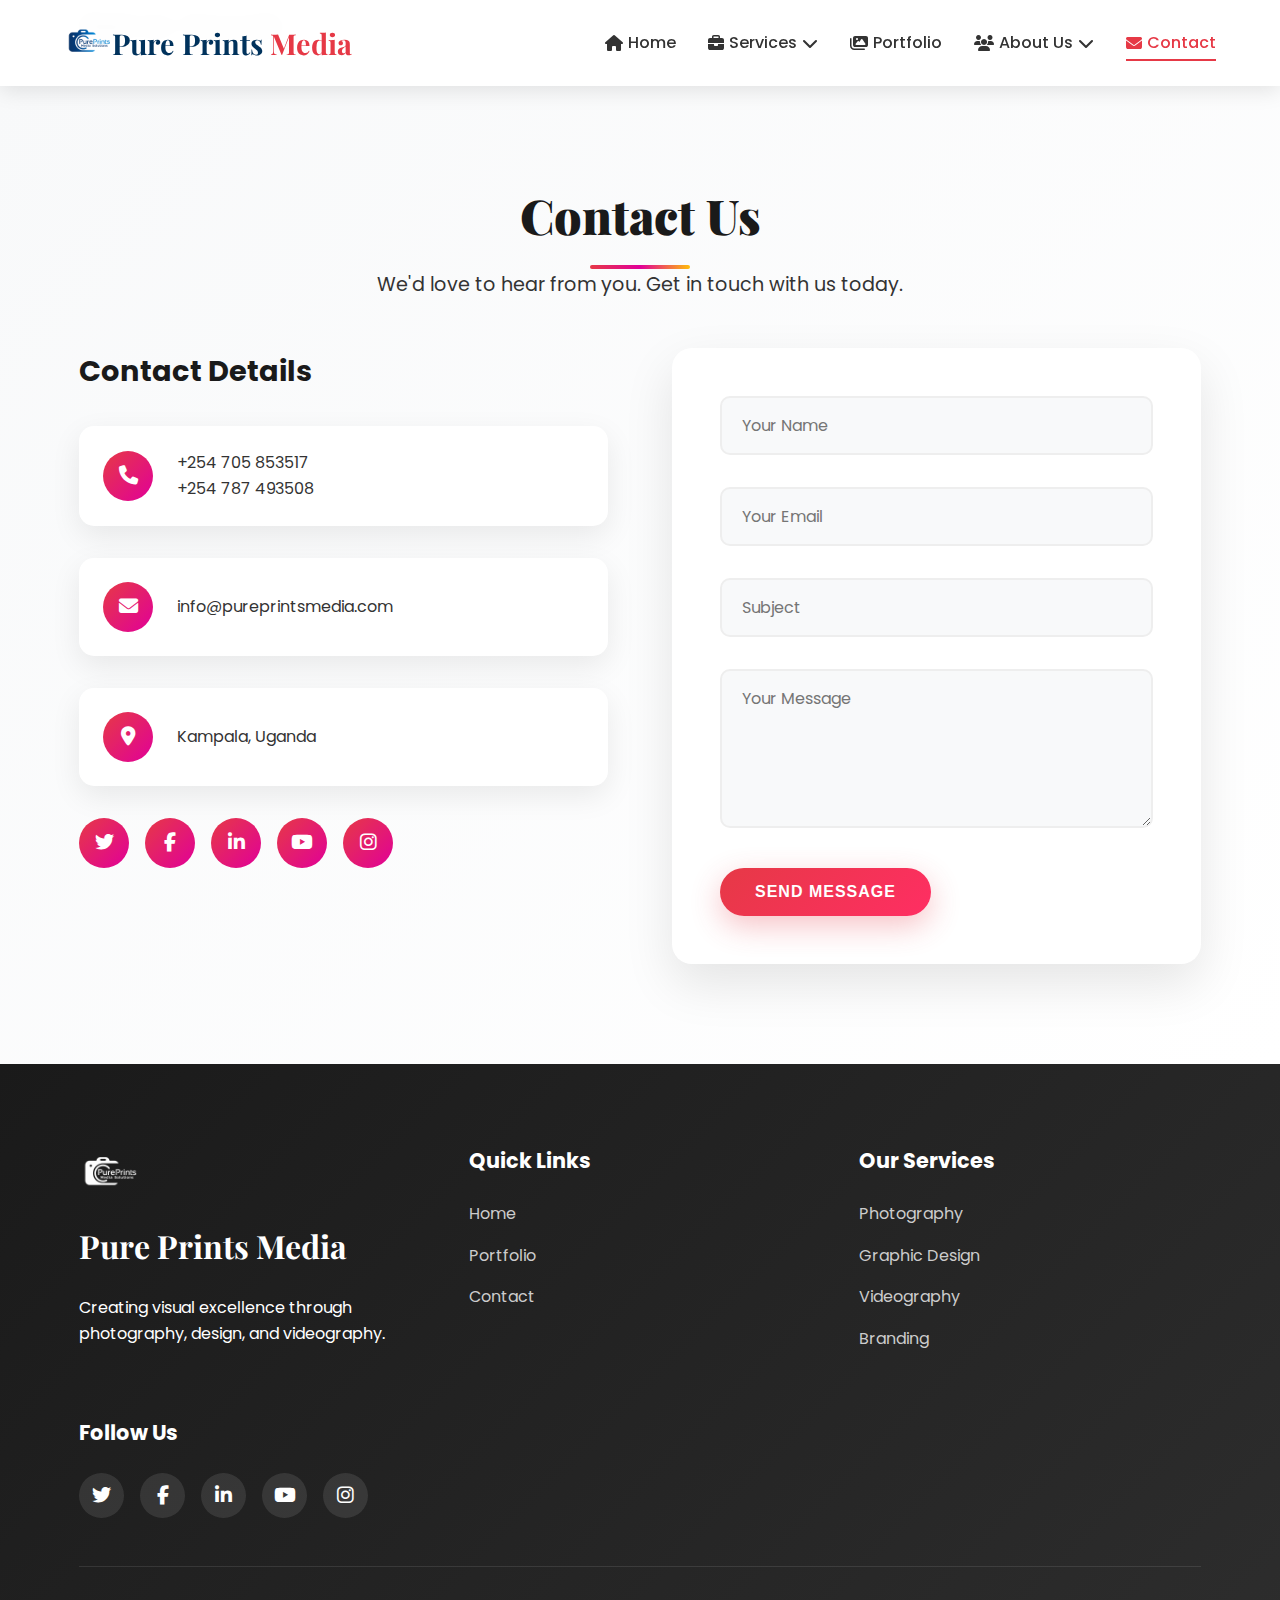
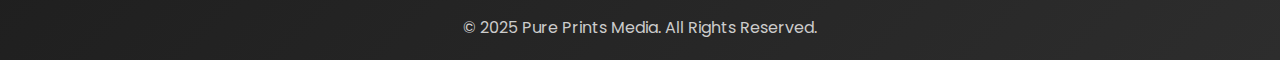
<file: contact.html>
<!DOCTYPE html>
<html lang="en">
<head>
    <meta charset="UTF-8">
    <meta name="viewport" content="width=device-width, initial-scale=1.0">
    <title>Contact Us | Pure Prints Media</title>
    <link rel="stylesheet" href="https://cdnjs.cloudflare.com/ajax/libs/font-awesome/6.4.0/css/all.min.css">
    <link href="https://fonts.googleapis.com/css2?family=Playfair+Display:wght@700;900&family=Poppins:wght@300;400;500;600;700&display=swap" rel="stylesheet">
    <link rel="icon" type="image/png" href="images/logo_pure.png">
    <link rel="apple-touch-icon" href="images/logo_pure.png">
    <link rel="stylesheet" href="style.css">
</head>
<body>
    <!-- Header Section -->
    <header>
        <nav class="navbar">
            <div class="nav-container">
                <div class="logo">
                    <a href="index.html">
                        <img src="images/logo_pure.png" alt="Pure Prints Media logo" class="site-logo">
                        <h2><span class="text-blue">Pure Prints</span> <span class="text-red">Media</span></h2>
                    </a>
                </div>
                <ul class="nav-menu">
                    <li><a href="index.html"><i class="fas fa-home"></i> Home</a></li>
                    <li class="dropdown">
                        <a href="index.html"><i class="fas fa-briefcase"></i> Services <i class="fas fa-chevron-down"></i></a>
                        <ul class="dropdown-menu">
                            <li><a href="photography.html"><i class="fas fa-camera"></i> Photography</a></li>
                            <li><a href="graphic-design.html"><i class="fas fa-paintbrush"></i> Graphic Design</a></li>
                            <li><a href="videography.html"><i class="fas fa-film"></i> Videography</a></li>
                            <li><a href="branding.html"><i class="fas fa-star"></i> Branding</a></li>
                        </ul>
                    </li>
                    <li><a href="portfolio.html"><i class="fas fa-images"></i> Portfolio</a></li>
                    <li class="dropdown">
                        <a href="index.html"><i class="fas fa-users"></i> About Us <i class="fas fa-chevron-down"></i></a>
                        <ul class="dropdown-menu">
                            <li><a href="team.html"><i class="fas fa-handshake"></i> Our Team</a></li>
                            <li><a href="mission.html"><i class="fas fa-target"></i> Our Mission</a></li>
                            <li><a href="values.html"><i class="fas fa-heart"></i> Our Values</a></li>
                            <li><a href="story.html"><i class="fas fa-history"></i> Our Story</a></li>
                        </ul>
                    </li>
                    <li><a href="contact.html" class="active"><i class="fas fa-envelope"></i> Contact</a></li>
                </ul>
                <div class="hamburger">
                    <span></span>
                    <span></span>
                    <span></span>
                </div>
            </div>
        </nav>
    </header>

    <!-- Page Hero Section -->
    <section class="page-hero">
        <div class="container">
            <h1>Get In Touch</h1>
            <p>Ready to bring your vision to life? Let's talk about your project</p>
        </div>
    </section>

    <!-- Contact Section -->
    <section id="contact" class="contact">
        <div class="container">
            <h2 class="section-title">Contact Us</h2>
            <p class="section-subtitle">We'd love to hear from you. Get in touch with us today.</p>
            <div class="contact-content">
                <div class="contact-info">
                    <h3>Contact Details</h3>
                    <div class="contact-item">
                        <i class="fas fa-phone"></i>
                        <div>
                            <p>+254 705 853517</p>
                            <p>+254 787 493508</p>
                        </div>
                    </div>
                    <div class="contact-item">
                        <i class="fas fa-envelope"></i>
                        <p>info@pureprintsmedia.com</p>
                    </div>
                    <div class="contact-item">
                        <i class="fas fa-map-marker-alt"></i>
                        <p>Kampala, Uganda</p>
                    </div>
                    <div class="social-links">
                        <a href="#"><i class="fab fa-twitter"></i></a>
                        <a href="#"><i class="fab fa-facebook-f"></i></a>
                        <a href="#"><i class="fab fa-linkedin-in"></i></a>
                        <a href="#"><i class="fab fa-youtube"></i></a>
                        <a href="#"><i class="fab fa-instagram"></i></a>
                    </div>
                </div>
                <form class="contact-form" id="contactForm">
                    <div class="form-group">
                        <input type="text" placeholder="Your Name" required>
                    </div>
                    <div class="form-group">
                        <input type="email" placeholder="Your Email" required>
                    </div>
                    <div class="form-group">
                        <input type="text" placeholder="Subject">
                    </div>
                    <div class="form-group">
                        <textarea placeholder="Your Message" rows="5" required></textarea>
                    </div>
                    <button type="submit" class="btn primary">Send Message</button>
                </form>
            </div>
        </div>
    </section>

    <!-- Footer -->
    <footer>
        <div class="container">
            <div class="footer-content">
                <div class="footer-logo">
                    <img src="images/logo_pure.png" alt="Pure Prints Media logo" class="footer-logo-img">
                     <h3>Pure Prints Media</h3>
                    <p>Creating visual excellence through photography, design, and videography.</p>
                </div>
                <div class="footer-links">
                    <h4>Quick Links</h4>
                    <ul>
                        <li><a href="index.html">Home</a></li>
                        <li><a href="portfolio.html">Portfolio</a></li>
                        <li><a href="contact.html">Contact</a></li>
                    </ul>
                </div>
                <div class="footer-services">
                    <h4>Our Services</h4>
                    <ul>
                        <li><a href="photography.html">Photography</a></li>
                        <li><a href="graphic-design.html">Graphic Design</a></li>
                        <li><a href="videography.html">Videography</a></li>
                        <li><a href="branding.html">Branding</a></li>
                    </ul>
                </div>
                <div class="footer-social">
                    <h4>Follow Us</h4>
                    <div class="social-icons">
                        <a href="#"><i class="fab fa-twitter"></i></a>
                        <a href="#"><i class="fab fa-facebook-f"></i></a>
                        <a href="#"><i class="fab fa-linkedin-in"></i></a>
                        <a href="#"><i class="fab fa-youtube"></i></a>
                        <a href="#"><i class="fab fa-instagram"></i></a>
                    </div>
                </div>
            </div>
            <div class="footer-bottom">
                <p>&copy; 2025 Pure Prints Media. All Rights Reserved.</p>
            </div>
        </div>
    </footer>

    <!-- Floating Buttons -->
    <button class="back-to-top" title="Back to top">
        <i class="fas fa-arrow-up"></i>
    </button>
    <button class="chat-button" title="Chat with us">
        <i class="fas fa-comments"></i>
    </button>

    <!-- Chat Dialog -->
    <div class="chat-modal" id="chatModal">
        <div class="chat-modal-content">
            <button class="chat-close" title="Close chat">&times;</button>
            
            <!-- Welcome Screen -->
            <div class="chat-section" id="welcomeSection">
                <h3>Welcome to Pure Prints Media</h3>
                <p>We'd love to help you with your creative project. Please share your details to get started.</p>
                
                <form class="chat-form" id="chatForm">
                    <div class="form-group">
                        <input type="text" id="chatName" placeholder="Your Name" required>
                    </div>
                    <div class="form-group">
                        <input type="email" id="chatEmail" placeholder="Your Email" required>
                    </div>
                    <div class="form-group">
                        <input type="tel" id="chatPhone" placeholder="Your Phone (Optional)">
                    </div>
                    <button type="submit" class="btn primary">Start Chat</button>
                </form>
            </div>
            
            <!-- Chat Section -->
            <div class="chat-section" id="chatSection" style="display: none;">
                <div class="chat-header">
                    <h4>Chat with us</h4>
                    <p id="chatUserGreeting"></p>
                </div>
                
                <div class="chat-messages" id="chatMessages">
                    <div class="message bot-message">
                        <p>Hi! How can we help you today?</p>
                    </div>
                </div>
                
                <div class="chat-input-area">
                    <form class="message-form" id="messageForm">
                        <input type="text" id="messageInput" placeholder="Type your message..." required>
                        <button type="submit" class="send-btn" title="Send message">
                            <i class="fas fa-paper-plane"></i>
                        </button>
                    </form>
                </div>
            </div>
        </div>
    </div>

    <script src="script.js"></script>
</body>
</html>
</file>
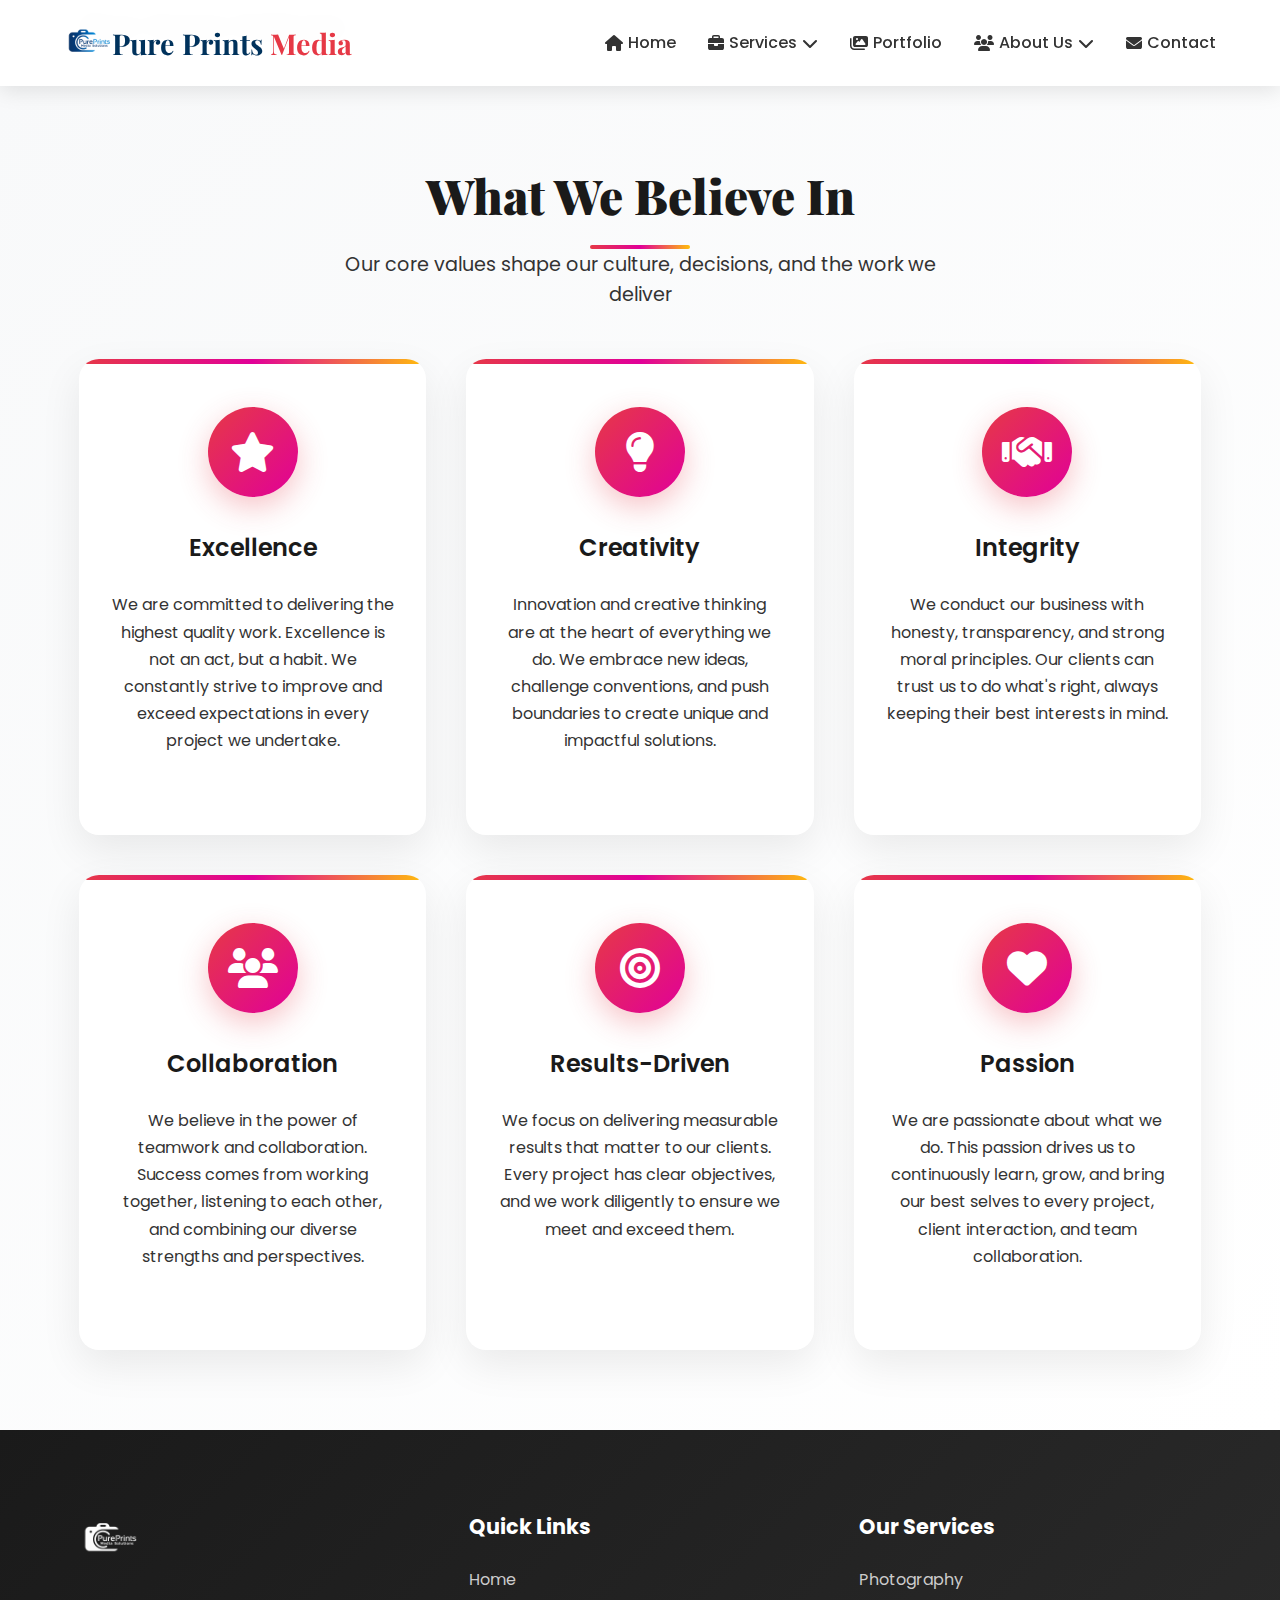
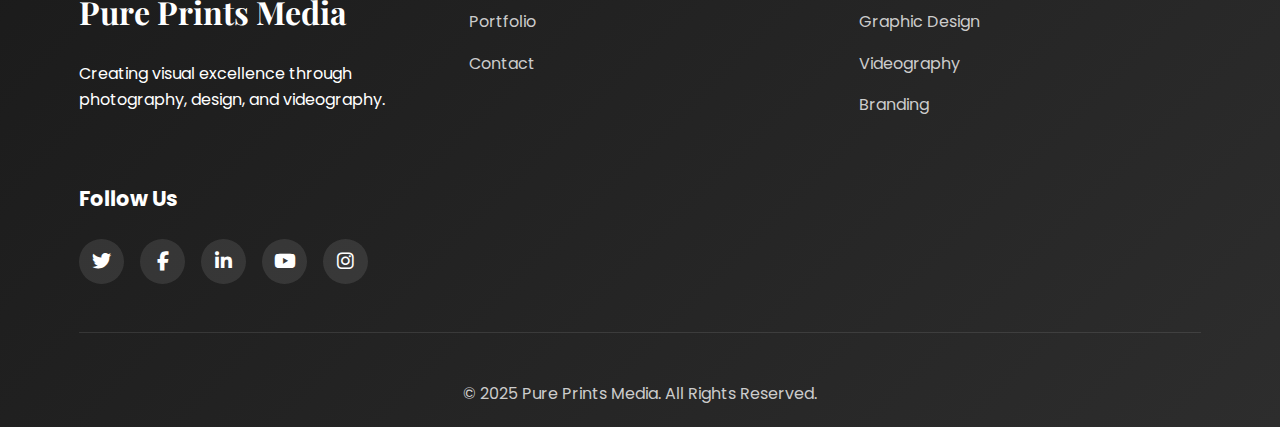
<file: values.html>
<!DOCTYPE html>
<html lang="en">
<head>
    <meta charset="UTF-8">
    <meta name="viewport" content="width=device-width, initial-scale=1.0">
    <title>Our Values | Pure Prints Media</title>
    <link rel="stylesheet" href="https://cdnjs.cloudflare.com/ajax/libs/font-awesome/6.4.0/css/all.min.css">
    <link href="https://fonts.googleapis.com/css2?family=Playfair+Display:wght@700;900&family=Poppins:wght@300;400;500;600;700&display=swap" rel="stylesheet">
    <link rel="icon" type="image/png" href="images/logo_pure.png">
    <link rel="apple-touch-icon" href="images/logo_pure.png">
    <link rel="stylesheet" href="style.css">
</head>
<body>
    <!-- Header Section -->
    <header>
        <nav class="navbar">
            <div class="nav-container">
                <div class="logo">
                    <a href="index.html">
                        <img src="images/logo_pure.png" alt="Pure Prints Media logo" class="site-logo">
                        <h2><span class="text-blue">Pure Prints</span> <span class="text-red">Media</span></h2>
                    </a>
                </div>
                <ul class="nav-menu">
                    <li><a href="index.html"><i class="fas fa-home"></i> Home</a></li>
                    <li class="dropdown">
                        <a href="index.html"><i class="fas fa-briefcase"></i> Services <i class="fas fa-chevron-down"></i></a>
                        <ul class="dropdown-menu">
                            <li><a href="photography.html"><i class="fas fa-camera"></i> Photography</a></li>
                            <li><a href="graphic-design.html"><i class="fas fa-paintbrush"></i> Graphic Design</a></li>
                            <li><a href="videography.html"><i class="fas fa-film"></i> Videography</a></li>
                            <li><a href="branding.html"><i class="fas fa-star"></i> Branding</a></li>
                        </ul>
                    </li>
                    <li><a href="portfolio.html"><i class="fas fa-images"></i> Portfolio</a></li>
                    <li class="dropdown">
                        <a href="index.html"><i class="fas fa-users"></i> About Us <i class="fas fa-chevron-down"></i></a>
                        <ul class="dropdown-menu">
                            <li><a href="team.html"><i class="fas fa-handshake"></i> Our Team</a></li>
                            <li><a href="mission.html"><i class="fas fa-target"></i> Our Mission</a></li>
                            <li><a href="values.html" class="active"><i class="fas fa-heart"></i> Our Values</a></li>
                            <li><a href="story.html"><i class="fas fa-history"></i> Our Story</a></li>
                        </ul>
                    </li>
                    <li><a href="contact.html"><i class="fas fa-envelope"></i> Contact</a></li>
                </ul>
                <div class="hamburger">
                    <span></span>
                    <span></span>
                    <span></span>
                </div>
            </div>
        </nav>
    </header>

    <!-- Page Hero Section -->
    <section class="page-hero">
        <div class="container">
            <h1>Our Core Values</h1>
            <p>Principles that guide every decision we make</p>
        </div>
    </section>

    <!-- Values Section -->
    <section class="services-detail">
        <div class="container">
            <h2 class="section-title">What We Believe In</h2>
            <p class="section-subtitle">Our core values shape our culture, decisions, and the work we deliver</p>
            
            <div class="services-grid">
                <div class="service-card">
                    <div class="service-icon">
                        <i class="fas fa-star"></i>
                    </div>
                    <h3>Excellence</h3>
                    <p>We are committed to delivering the highest quality work. Excellence is not an act, but a habit. We constantly strive to improve and exceed expectations in every project we undertake.</p>
                </div>

                <div class="service-card">
                    <div class="service-icon">
                        <i class="fas fa-lightbulb"></i>
                    </div>
                    <h3>Creativity</h3>
                    <p>Innovation and creative thinking are at the heart of everything we do. We embrace new ideas, challenge conventions, and push boundaries to create unique and impactful solutions.</p>
                </div>

                <div class="service-card">
                    <div class="service-icon">
                        <i class="fas fa-handshake"></i>
                    </div>
                    <h3>Integrity</h3>
                    <p>We conduct our business with honesty, transparency, and strong moral principles. Our clients can trust us to do what's right, always keeping their best interests in mind.</p>
                </div>

                <div class="service-card">
                    <div class="service-icon">
                        <i class="fas fa-users"></i>
                    </div>
                    <h3>Collaboration</h3>
                    <p>We believe in the power of teamwork and collaboration. Success comes from working together, listening to each other, and combining our diverse strengths and perspectives.</p>
                </div>

                <div class="service-card">
                    <div class="service-icon">
                        <i class="fas fa-bullseye"></i>
                    </div>
                    <h3>Results-Driven</h3>
                    <p>We focus on delivering measurable results that matter to our clients. Every project has clear objectives, and we work diligently to ensure we meet and exceed them.</p>
                </div>

                <div class="service-card">
                    <div class="service-icon">
                        <i class="fas fa-heart"></i>
                    </div>
                    <h3>Passion</h3>
                    <p>We are passionate about what we do. This passion drives us to continuously learn, grow, and bring our best selves to every project, client interaction, and team collaboration.</p>
                </div>
            </div>
        </div>
    </section>

    <!-- Footer -->
    <footer>
        <div class="container">
            <div class="footer-content">
                <div class="footer-logo">
                    <img src="images/logo_pure.png" alt="Pure Prints Media logo" class="footer-logo-img">
                     <h3>Pure Prints Media</h3>
                    <p>Creating visual excellence through photography, design, and videography.</p>
                </div>
                <div class="footer-links">
                    <h4>Quick Links</h4>
                    <ul>
                        <li><a href="index.html">Home</a></li>
                        <li><a href="portfolio.html">Portfolio</a></li>
                        <li><a href="contact.html">Contact</a></li>
                    </ul>
                </div>
                <div class="footer-services">
                    <h4>Our Services</h4>
                    <ul>
                        <li><a href="photography.html">Photography</a></li>
                        <li><a href="graphic-design.html">Graphic Design</a></li>
                        <li><a href="videography.html">Videography</a></li>
                        <li><a href="branding.html">Branding</a></li>
                    </ul>
                </div>
                <div class="footer-social">
                    <h4>Follow Us</h4>
                    <div class="social-icons">
                        <a href="#"><i class="fab fa-twitter"></i></a>
                        <a href="#"><i class="fab fa-facebook-f"></i></a>
                        <a href="#"><i class="fab fa-linkedin-in"></i></a>
                        <a href="#"><i class="fab fa-youtube"></i></a>
                        <a href="#"><i class="fab fa-instagram"></i></a>
                    </div>
                </div>
            </div>
            <div class="footer-bottom">
                <p>&copy; 2025 Pure Prints Media. All Rights Reserved.</p>
            </div>
        </div>
    </footer>

    <!-- Floating Buttons -->
    <button class="back-to-top" title="Back to top">
        <i class="fas fa-arrow-up"></i>
    </button>
    <button class="chat-button" title="Chat with us">
        <i class="fas fa-comments"></i>
    </button>

    <!-- Chat Dialog -->
    <div class="chat-modal" id="chatModal">
        <div class="chat-modal-content">
            <button class="chat-close" title="Close chat">&times;</button>
            
            <!-- Welcome Screen -->
            <div class="chat-section" id="welcomeSection">
                <h3>Welcome to Pure Prints Media</h3>
                <p>We'd love to help you with your creative project. Please share your details to get started.</p>
                
                <form class="chat-form" id="chatForm">
                    <div class="form-group">
                        <input type="text" id="chatName" placeholder="Your Name" required>
                    </div>
                    <div class="form-group">
                        <input type="email" id="chatEmail" placeholder="Your Email" required>
                    </div>
                    <div class="form-group">
                        <input type="tel" id="chatPhone" placeholder="Your Phone (Optional)">
                    </div>
                    <button type="submit" class="btn primary">Start Chat</button>
                </form>
            </div>
            
            <!-- Chat Section -->
            <div class="chat-section" id="chatSection" style="display: none;">
                <div class="chat-header">
                    <h4>Chat with us</h4>
                    <p id="chatUserGreeting"></p>
                </div>
                
                <div class="chat-messages" id="chatMessages">
                    <div class="message bot-message">
                        <p>Hi! How can we help you today?</p>
                    </div>
                </div>
                
                <div class="chat-input-area">
                    <form class="message-form" id="messageForm">
                        <input type="text" id="messageInput" placeholder="Type your message..." required>
                        <button type="submit" class="send-btn" title="Send message">
                            <i class="fas fa-paper-plane"></i>
                        </button>
                    </form>
                </div>
            </div>
        </div>
    </div>

    <script src="script.js"></script>
</body>
</html>
</file>
<file: style.css>
/* Reset and Base Styles */
* {
    margin: 0;
    padding: 0;
    box-sizing: border-box;
}

:root {
    --red: #e63946;
    --magenta: #e10098;
    --yellow: #ffbe0b;
    --black: #1a1a1a;
    --white: #ffffff;
    --light-gray: #f8f9fa;
    --dark-gray: #333333;
    --accent-red: #ff2e63;
    --dark-red: #c1121f;
    --blue: #00325c;
}

html {
    scroll-behavior: smooth;
}

body {
    font-family: 'Poppins', sans-serif;
    line-height: 1.6;
    color: var(--dark-gray);
    background-color: var(--white);
    overflow-x: hidden;
}

.container {
    width: 90%;
    max-width: 1200px;
    margin: 0 auto;
    padding: 0 15px;
}

.section-title {
    font-family: 'Playfair Display', serif;
    font-size: 3rem;
    margin-bottom: 1rem;
    text-align: center;
    position: relative;
    color: var(--black);
    font-weight: 900;
}

.section-subtitle {
    text-align: center;
    font-size: 1.2rem;
    color: var(--dark-gray);
    margin-bottom: 3rem;
    max-width: 600px;
    margin-left: auto;
    margin-right: auto;
}

.section-title::after {
    content: '';
    position: absolute;
    bottom: -15px;
    left: 50%;
    transform: translateX(-50%);
    width: 100px;
    height: 4px;
    background: linear-gradient(to right, var(--red), var(--magenta), var(--yellow));
    border-radius: 2px;
}

.btn {
    display: inline-block;
    padding: 15px 35px;
    border-radius: 50px;
    text-decoration: none;
    font-weight: 600;
    transition: all 0.3s ease;
    text-align: center;
    border: none;
    cursor: pointer;
    font-size: 1rem;
    text-transform: uppercase;
    letter-spacing: 1px;
}

.btn.primary {
    background: linear-gradient(135deg, var(--red), var(--accent-red));
    color: var(--white);
    box-shadow: 0 10px 30px rgba(230, 57, 70, 0.3);
}

.btn.primary:hover {
    background: linear-gradient(135deg, var(--accent-red), var(--red));
    transform: translateY(-5px);
    box-shadow: 0 15px 40px rgba(230, 57, 70, 0.4);
}

.btn.secondary {
    background-color: transparent;
    color: var(--red);
    border: 2px solid var(--red);
    box-shadow: 0 5px 15px rgba(230, 57, 70, 0.2);
}

.btn.secondary:hover {
    background-color: var(--red);
    color: var(--white);
    transform: translateY(-5px);
    box-shadow: 0 15px 40px rgba(230, 57, 70, 0.4);
}

/* Header Styles */
.navbar {
    position: fixed;
    top: 0;
    left: 0;
    width: 100%;
    background-color: rgba(255, 255, 255, 0.98);
    box-shadow: 0 5px 20px rgba(0, 0, 0, 0.1);
    z-index: 1000;
    transition: all 0.3s ease;
    backdrop-filter: blur(10px);
}

.nav-container {
    display: flex;
    justify-content: space-between;
    align-items: center;
    padding: 1.2rem 5%;
}

.logo h2 {
    color: var(--red);
    font-weight: 700;
    font-family: 'Playfair Display', serif;
    font-size: 1.8rem;
}

/* Logo image and alignment */
.logo {
    display: flex;
    align-items: center;
    gap: 20px;
}

.logo a {
    display: flex;
    align-items: center;
    text-decoration: none;
    color: inherit;
}

.site-logo {
    height: 48px;
    width: auto;
    display: inline-block;
}

/* Text color utilities */
.text-blue {
    color: var(--blue);
}

.text-red {
    color: var(--red);
}

.text-white {
    color: var(--white);
}

.nav-menu {
    display: flex;
    list-style: none;
    align-items: center;
}

.nav-menu li {
    margin-left: 2rem;
    position: relative;
}

.nav-menu a {
    text-decoration: none;
    color: var(--dark-gray);
    font-weight: 500;
    transition: color 0.3s ease;
    position: relative;
    display: flex;
    align-items: center;
    gap: 5px;
}

.nav-menu a:hover {
    color: var(--red);
}

.nav-menu a::after {
    content: '';
    position: absolute;
    bottom: -5px;
    left: 0;
    width: 0;
    height: 2px;
    background-color: var(--red);
    transition: width 0.3s ease;
}

.nav-menu a:hover::after {
    width: 100%;
}

.nav-menu a.active {
    color: var(--red);
}

.nav-menu a.active::after {
    width: 100%;
    background-color: var(--red);
}

/* Dropdown Menu */
.dropdown {
    position: relative;
}

.dropdown-menu {
    position: absolute;
    top: 100%;
    left: 0;
    background: var(--white);
    min-width: 220px;
    box-shadow: 0 10px 30px rgba(0, 0, 0, 0.1);
    border-radius: 10px;
    opacity: 0;
    visibility: hidden;
    transform: translateY(10px);
    transition: all 0.3s ease;
    list-style: none;
    padding: 10px 0;
    z-index: 1000;
}

.dropdown:hover .dropdown-menu {
    opacity: 1;
    visibility: visible;
    transform: translateY(0);
}

.dropdown-menu li {
    margin: 0;
}

.dropdown-menu a {
    padding: 12px 20px;
    display: block;
    color: var(--dark-gray);
    transition: all 0.3s ease;
    border-left: 3px solid transparent;
}

.dropdown-menu a:hover {
    background-color: var(--light-gray);
    color: var(--red);
    border-left-color: var(--red);
}

.hamburger {
    display: none;
    flex-direction: column;
    cursor: pointer;
}

.hamburger span {
    width: 25px;
    height: 3px;
    background-color: var(--dark-gray);
    margin: 3px 0;
    transition: all 0.3s ease;
}

/* Hero Section */
.hero {
    position: relative;
    min-height: 100vh;
    display: flex;
    align-items: center;
    padding: 100px 0 50px;
    overflow: hidden;
}

.hero-background {
    position: absolute;
    top: 0;
    left: 0;
    width: 100%;
    height: 100%;
    z-index: -1;
}

.hero-background img {
    width: 100%;
    height: 100%;
    object-fit: cover;
}

.color-overlay {
    position: absolute;
    top: 0;
    left: 0;
    width: 100%;
    height: 100%;
    background: linear-gradient(135deg, 
        rgba(230, 57, 70, 0.9) 0%, 
        rgba(225, 0, 152, 0.8) 50%, 
        rgba(255, 190, 11, 0.7) 100%);
}

.hero-content {
    display: grid;
    grid-template-columns: 2fr 1fr;
    gap: 3rem;
    align-items: center;
    color: var(--white);
}

.hero-title {
    font-family: 'Playfair Display', serif;
    font-size: 4.5rem;
    font-weight: 900;
    margin-bottom: 1rem;
    line-height: 1.1;
    text-shadow: 2px 2px 10px rgba(0, 0, 0, 0.3);
}

.hero-subtitle {
    font-size: 2rem;
    margin-bottom: 1.5rem;
    font-weight: 300;
    opacity: 0.9;
}

.hero-description {
    font-size: 1.2rem;
    margin-bottom: 2.5rem;
    line-height: 1.8;
    max-width: 600px;
    opacity: 0.9;
}

.hero-btns {
    display: flex;
    gap: 1.5rem;
    flex-wrap: wrap;
}

.hero-stats {
    display: flex;
    flex-direction: column;
    gap: 2rem;
    background: rgba(255, 255, 255, 0.1);
    backdrop-filter: blur(10px);
    padding: 2.5rem;
    border-radius: 20px;
    border: 1px solid rgba(255, 255, 255, 0.2);
}

.stat-item {
    text-align: center;
}

.stat-item h3 {
    font-size: 3rem;
    font-weight: 700;
    margin-bottom: 0.5rem;
    color: var(--yellow);
}

.stat-item p {
    font-size: 1.1rem;
    opacity: 0.9;
}

/* Services Section */
.services {
    padding: 100px 0;
    background: linear-gradient(135deg, var(--light-gray) 0%, #fff 100%);
}

.services-detail {
    padding: 80px 0;
    background: linear-gradient(135deg, var(--light-gray) 0%, #fff 100%);
}

.services-grid {
    display: grid;
    grid-template-columns: repeat(auto-fit, minmax(280px, 1fr));
    gap: 2.5rem;
}

.service-card {
    background-color: var(--white);
    padding: 3rem 2rem;
    border-radius: 20px;
    text-align: center;
    box-shadow: 0 15px 40px rgba(0, 0, 0, 0.08);
    transition: all 0.4s ease;
    position: relative;
    overflow: hidden;
}

.service-card::before {
    content: '';
    position: absolute;
    top: 0;
    left: 0;
    width: 100%;
    height: 5px;
    background: linear-gradient(to right, var(--red), var(--magenta), var(--yellow));
}

.service-card:hover {
    transform: translateY(-15px);
    box-shadow: 0 25px 60px rgba(0, 0, 0, 0.15);
}

.service-icon {
    width: 90px;
    height: 90px;
    margin: 0 auto 2rem;
    background: linear-gradient(135deg, var(--red), var(--magenta));
    border-radius: 50%;
    display: flex;
    align-items: center;
    justify-content: center;
    color: var(--white);
    font-size: 2.5rem;
    box-shadow: 0 10px 30px rgba(230, 57, 70, 0.3);
}

.service-card h3 {
    margin-bottom: 1.5rem;
    color: var(--black);
    font-size: 1.5rem;
    font-weight: 600;
}

.service-card p {
    color: var(--dark-gray);
    margin-bottom: 2rem;
    line-height: 1.7;
}

.service-features {
    list-style: none;
    text-align: left;
}

.service-features li {
    padding: 8px 0;
    border-bottom: 1px solid #eee;
    position: relative;
    padding-left: 25px;
}

.service-features li:before {
    content: '✓';
    position: absolute;
    left: 0;
    color: var(--red);
    font-weight: bold;
}

/* Portfolio Section */
.portfolio {
    padding: 100px 0;
    background-color: var(--white);
}

.portfolio-filter {
    display: flex;
    justify-content: center;
    flex-wrap: wrap;
    gap: 1rem;
    margin-bottom: 3rem;
}

.filter-btn {
    padding: 12px 25px;
    background-color: transparent;
    border: 2px solid var(--red);
    color: var(--red);
    border-radius: 30px;
    cursor: pointer;
    transition: all 0.3s ease;
    font-weight: 500;
    text-transform: uppercase;
    letter-spacing: 1px;
    font-size: 0.9rem;
}

.filter-btn.active,
.filter-btn:hover {
    background-color: var(--red);
    color: var(--white);
    box-shadow: 0 10px 30px rgba(230, 57, 70, 0.3);
}

.portfolio-grid {
    display: grid;
    grid-template-columns: repeat(auto-fill, minmax(350px, 1fr));
    gap: 2rem;
}

.portfolio-item {
    position: relative;
    border-radius: 15px;
    overflow: hidden;
    height: 350px;
    cursor: pointer;
    box-shadow: 0 10px 30px rgba(0, 0, 0, 0.1);
}

.portfolio-item img {
    width: 100%;
    height: 100%;
    object-fit: cover;
    transition: transform 0.5s ease;
}

.portfolio-item:hover img {
    transform: scale(1.1);
}

.portfolio-overlay {
    position: absolute;
    bottom: 0;
    left: 0;
    width: 100%;
    padding: 2rem;
    background: linear-gradient(to top, rgba(0, 0, 0, 0.8), transparent);
    color: var(--white);
    transform: translateY(20px);
    opacity: 0;
    transition: all 0.3s ease;
}

.portfolio-item:hover .portfolio-overlay {
    transform: translateY(0);
    opacity: 1;
}

.portfolio-overlay h3 {
    margin-bottom: 0.5rem;
    font-size: 1.5rem;
}

/* About Section */
.about {
    padding: 100px 0;
    background: linear-gradient(135deg, #fff 0%, var(--light-gray) 100%);
}

.about-content {
    display: grid;
    grid-template-columns: 1fr 1fr;
    gap: 4rem;
    align-items: center;
}

.about-text p {
    margin-bottom: 1.5rem;
    color: var(--dark-gray);
    line-height: 1.8;
    font-size: 1.1rem;
}

.stats {
    display: grid;
    grid-template-columns: repeat(3, 1fr);
    gap: 2rem;
    margin-top: 3rem;
}

.stat {
    text-align: center;
    padding: 2rem 1rem;
    background: var(--white);
    border-radius: 15px;
    box-shadow: 0 10px 30px rgba(0, 0, 0, 0.08);
}

.stat h3 {
    font-size: 2.5rem;
    color: var(--red);
    margin-bottom: 0.5rem;
    font-weight: 700;
}

.about-image {
    text-align: center;
}

.about-image img {
    max-width: 100%;
    border-radius: 20px;
    box-shadow: 0 20px 40px rgba(0, 0, 0, 0.15);
}

/* Contact Section */
.contact {
    padding: 100px 0;
    background: linear-gradient(135deg, var(--light-gray) 0%, #fff 100%);
}

.contact-content {
    display: grid;
    grid-template-columns: repeat(auto-fit, minmax(300px, 1fr));
    gap: 4rem;
}

.contact-info h3 {
    margin-bottom: 2rem;
    color: var(--black);
    font-size: 1.8rem;
}

.contact-item {
    display: flex;
    align-items: center;
    margin-bottom: 2rem;
    padding: 1.5rem;
    background: var(--white);
    border-radius: 15px;
    box-shadow: 0 10px 30px rgba(0, 0, 0, 0.08);
    transition: transform 0.3s ease;
}

.contact-item:hover {
    transform: translateY(-5px);
}

.contact-item i {
    width: 50px;
    height: 50px;
    background: linear-gradient(135deg, var(--red), var(--magenta));
    color: var(--white);
    border-radius: 50%;
    display: flex;
    align-items: center;
    justify-content: center;
    margin-right: 1.5rem;
    font-size: 1.2rem;
}

.social-links {
    display: flex;
    gap: 1rem;
    margin-top: 2rem;
}

.social-links a {
    width: 50px;
    height: 50px;
    background: linear-gradient(135deg, var(--red), var(--magenta));
    color: var(--white);
    border-radius: 50%;
    display: flex;
    align-items: center;
    justify-content: center;
    text-decoration: none;
    transition: all 0.3s ease;
    font-size: 1.2rem;
}

.social-links a:hover {
    transform: translateY(-5px) rotate(10deg);
    box-shadow: 0 10px 25px rgba(230, 57, 70, 0.4);
}

.contact-form {
    background-color: var(--white);
    padding: 3rem;
    border-radius: 20px;
    box-shadow: 0 20px 50px rgba(0, 0, 0, 0.1);
}

.form-group {
    margin-bottom: 2rem;
}

.form-group input,
.form-group textarea {
    width: 100%;
    padding: 15px 20px;
    border: 2px solid #eee;
    border-radius: 10px;
    font-family: inherit;
    font-size: 1rem;
    transition: all 0.3s ease;
    background: var(--light-gray);
}

.form-group input:focus,
.form-group textarea:focus {
    outline: none;
    border-color: var(--red);
    background: var(--white);
    box-shadow: 0 5px 15px rgba(230, 57, 70, 0.1);
}

/* Footer */
footer {
    background: linear-gradient(135deg, var(--black) 0%, #2d2d2d 100%);
    color: var(--white);
    padding: 80px 0 20px;
}

.footer-content {
    display: grid;
    grid-template-columns: repeat(auto-fit, minmax(250px, 1fr));
    gap: 3rem;
    margin-bottom: 3rem;
}

.footer-logo h3 {
   
    margin-bottom: 1.5rem;
    font-family: 'Playfair Display', serif;
    font-size: 2rem;
}

/* Footer logo image */
.footer-logo {
    display: flex;
    flex-direction: column;
    align-items: flex-start;
}

.footer-logo-img {
    height: 60px;
    width: auto;
    margin-bottom: 1rem;
    filter: brightness(0) invert(1);
}

.footer-links h4,
.footer-services h4,
.footer-social h4 {
    margin-bottom: 1.5rem;
    color: var(--white);
    font-size: 1.3rem;
}

.footer-links ul,
.footer-services ul {
    list-style: none;
}

.footer-links li,
.footer-services li {
    margin-bottom: 1rem;
}

.footer-links a,
.footer-services a {
    color: #ccc;
    text-decoration: none;
    transition: color 0.3s ease;
}

.footer-links a:hover,
.footer-services a:hover {
    color: var(--red);
}

.social-icons {
    display: flex;
    gap: 1rem;
}

.social-icons a {
    width: 45px;
    height: 45px;
    background: rgba(255, 255, 255, 0.1);
    color: var(--white);
    border-radius: 50%;
    display: flex;
    align-items: center;
    justify-content: center;
    text-decoration: none;
    transition: all 0.3s ease;
    font-size: 1.2rem;
}

.social-icons a:hover {
    background: var(--red);
    transform: translateY(-5px);
}

.footer-bottom {
    text-align: center;
    padding-top: 3rem;
    border-top: 1px solid rgba(255, 255, 255, 0.1);
    color: #ccc;
}

/* Responsive Styles */
@media (max-width: 1200px) {
    .hero-title {
        font-size: 3.5rem;
    }
    
    .hero-subtitle {
        font-size: 1.5rem;
    }
}

@media (max-width: 992px) {
    .hero-content {
        grid-template-columns: 1fr;
        text-align: center;
    }
    
    .hero-stats {
        flex-direction: row;
        justify-content: space-around;
    }
    
    .about-content {
        grid-template-columns: 1fr;
    }
    
    .stats {
        grid-template-columns: repeat(3, 1fr);
    }
    
    .hamburger {
        display: flex;
    }

    .nav-menu {
        position: fixed;
        top: 80px;
        left: -100%;
        width: 100%;
        flex-direction: column;
        background-color: var(--white);
        text-align: center;
        transition: 0.3s;
        box-shadow: 0 10px 27px rgba(0, 0, 0, 0.05);
        padding: 2rem 0;
        z-index: 999;
    }

    .nav-menu.active {
        left: 0;
    }

    .nav-menu li {
        margin: 1.5rem 0;
    }
    
    .dropdown-menu {
        position: static;
        opacity: 1;
        visibility: visible;
        transform: none;
        box-shadow: none;
        background: transparent;
        display: none;
    }
    
    .dropdown.active .dropdown-menu {
        display: block;
    }
}

@media (max-width: 768px) {
    .hero-title {
        font-size: 2.8rem;
    }
    
    .section-title {
        font-size: 2.2rem;
    }
    
    .hero-btns {
        flex-direction: column;
        align-items: center;
    }
    
    .btn {
        width: 100%;
        max-width: 280px;
    }
    
    .portfolio-grid {
        grid-template-columns: 1fr;
    }
    
    .stats {
        grid-template-columns: 1fr;
        gap: 1.5rem;
    }
    
    .hero-stats {
        flex-direction: column;
        gap: 1.5rem;
    }
}

@media (max-width: 576px) {
    .hero-title {
        font-size: 2.2rem;
    }
    
    .hero-subtitle {
        font-size: 1.2rem;
    }
    
    .section-title {
        font-size: 1.8rem;
    }
    
    .portfolio-filter {
        flex-direction: column;
        align-items: center;
    }
    
    .filter-btn {
        width: 100%;
        max-width: 200px;
    }
    
    .contact-form {
        padding: 2rem 1.5rem;
    }
}/* Slideshow Styles */
.slideshow {
    position: relative;
    height: 60vh;
    overflow: hidden;
    margin-top: 80px;
}

.slideshow-container {
    position: relative;
    width: 100%;
    height: 100%;
}

.slide {
    position: absolute;
    top: 0;
    left: 0;
    width: 100%;
    height: 100%;
    opacity: 0;
    transition: opacity 1s ease-in-out;
    transform: scale(1.1);
    animation: zoomOut 8s ease-in-out infinite;
}

.slide.active {
    opacity: 1;
    transform: scale(1);
    animation: none;
}

.slide img {
    width: 100%;
    height: 100%;
    object-fit: cover;
    filter: brightness(0.7);
}

.slide-content {
    position: absolute;
    top: 50%;
    left: 50%;
    transform: translate(-50%, -50%);
    text-align: center;
    color: var(--white);
    z-index: 2;
    width: 90%;
    max-width: 800px;
}

.slide-content h2 {
    font-family: 'Playfair Display', serif;
    font-size: 4rem;
    font-weight: 900;
    margin-bottom: 1.5rem;
    text-shadow: 2px 2px 10px rgba(0, 0, 0, 0.5);
    opacity: 0;
    transform: translateY(30px);
    animation: fadeInUp 1s ease 0.5s forwards;
}

.slide-content p {
    font-size: 1.5rem;
    font-weight: 300;
    margin-bottom: 2rem;
    text-shadow: 1px 1px 5px rgba(0, 0, 0, 0.5);
    opacity: 0;
    transform: translateY(30px);
    animation: fadeInUp 1s ease 0.8s forwards;
}

/* Slideshow Navigation */
.slideshow-nav {
    position: absolute;
    bottom: 80px;
    left: 50%;
    transform: translateX(-50%);
    display: flex;
    align-items: center;
    gap: 2rem;
    z-index: 10;
}

.slide-prev,
.slide-next {
    width: 50px;
    height: 50px;
    background: rgba(255, 255, 255, 0.2);
    border: 2px solid rgba(255, 255, 255, 0.5);
    border-radius: 50%;
    color: var(--white);
    cursor: pointer;
    transition: all 0.3s ease;
    display: flex;
    align-items: center;
    justify-content: center;
    backdrop-filter: blur(10px);
}

.slide-prev:hover,
.slide-next:hover {
    background: var(--red);
    border-color: var(--red);
    transform: scale(1.1);
}

.slide-dots {
    display: flex;
    gap: 1rem;
}

.dot {
    width: 12px;
    height: 12px;
    border-radius: 50%;
    background: rgba(255, 255, 255, 0.5);
    cursor: pointer;
    transition: all 0.3s ease;
}

.dot.active {
    background: var(--red);
    transform: scale(1.2);
}

.dot:hover {
    background: var(--red);
}

/* Scroll Indicator */
.scroll-indicator {
    position: absolute;
    bottom: 30px;
    left: 50%;
    transform: translateX(-50%);
    color: var(--white);
    text-align: center;
    z-index: 10;
    opacity: 0.8;
    animation: bounce 2s infinite;
}

.scroll-indicator span {
    display: block;
    font-size: 0.9rem;
    margin-bottom: 0.5rem;
    text-transform: uppercase;
    letter-spacing: 2px;
}

.scroll-indicator i {
    font-size: 1.2rem;
}

/* Hero Section Adjustments */
.hero {
    background: linear-gradient(135deg, 
        rgba(230, 57, 70, 0.95) 0%, 
        rgba(225, 0, 152, 0.9) 50%, 
        rgba(255, 190, 11, 0.85) 100%);
    padding: 100px 0;
    position: relative;
}

.hero::before {
    content: '';
    position: absolute;
    top: 0;
    left: 0;
    width: 100%;
    height: 100%;
    background: url('https://images.unsplash.com/photo-1554048612-b6a482bc67e5?ixlib=rb-4.0.3&auto=format&fit=crop&w=2000&q=80');
    background-size: cover;
    background-position: center;
    opacity: 0.1;
    z-index: -1;
}

/* Animations */
@keyframes zoomOut {
    0% {
        transform: scale(1.1);
    }
    100% {
        transform: scale(1);
    }
}

@keyframes fadeInUp {
    to {
        opacity: 1;
        transform: translateY(0);
    }
}

@keyframes bounce {
    0%, 20%, 50%, 80%, 100% {
        transform: translateX(-50%) translateY(0);
    }
    40% {
        transform: translateX(-50%) translateY(-10px);
    }
    60% {
        transform: translateX(-50%) translateY(-5px);
    }
}

/* Floating Buttons */
.back-to-top,
.chat-button {
    position: fixed;
    width: 50px;
    height: 50px;
    border-radius: 50%;
    border: none;
    background: linear-gradient(135deg, var(--red), var(--magenta));
    color: var(--white);
    font-size: 1.3rem;
    cursor: pointer;
    display: flex;
    align-items: center;
    justify-content: center;
    box-shadow: 0 10px 30px rgba(230, 57, 70, 0.4);
    transition: all 0.3s ease;
    z-index: 100;
    opacity: 0;
    visibility: hidden;
}

.back-to-top {
    bottom: 30px;
    left: 30px;
}

.chat-button {
    bottom: 30px;
    right: 30px;
}

.back-to-top.show,
.chat-button.show {
    opacity: 1;
    visibility: visible;
}

.back-to-top:hover,
.chat-button:hover {
    transform: translateY(-5px) scale(1.1);
    box-shadow: 0 15px 40px rgba(230, 57, 70, 0.5);
}

.back-to-top:active,
.chat-button:active {
    transform: translateY(-2px) scale(1.05);
}

/* Responsive Floating Buttons */
@media (max-width: 576px) {
    .back-to-top,
    .chat-button {
        width: 45px;
        height: 45px;
        font-size: 1.1rem;
    }
    
    .back-to-top {
        bottom: 20px;
        left: 20px;
    }
    
    .chat-button {
        bottom: 20px;
        right: 20px;
    }
}

/* Chat Modal Styles */
.chat-modal {
    position: fixed;
    bottom: 100px;
    right: 30px;
    width: 380px;
    height: 500px;
    background: var(--white);
    border-radius: 15px;
    box-shadow: 0 10px 40px rgba(0, 0, 0, 0.2);
    display: none;
    flex-direction: column;
    z-index: 9999;
    animation: slideUp 0.3s ease;
}

.chat-modal.active {
    display: flex;
}

.chat-modal-content {
    display: flex;
    flex-direction: column;
    height: 100%;
    position: relative;
}

.chat-close {
    position: absolute;
    top: 15px;
    right: 15px;
    background: none;
    border: none;
    font-size: 1.8rem;
    color: var(--dark-gray);
    cursor: pointer;
    transition: color 0.3s ease;
    z-index: 10;
}

.chat-close:hover {
    color: var(--red);
}

/* Welcome Section */
.chat-section {
    padding: 2rem;
    flex: 1;
    overflow-y: auto;
    display: flex;
    flex-direction: column;
}

.chat-section h3 {
    color: var(--black);
    font-size: 1.5rem;
    margin-bottom: 1rem;
    text-align: center;
}

.chat-section > p {
    color: var(--dark-gray);
    text-align: center;
    margin-bottom: 2rem;
    font-size: 0.95rem;
}

.chat-form {
    display: flex;
    flex-direction: column;
    gap: 0.5rem;
}

.chat-form .form-group input {
    width: 100%;
    padding: 12px 15px;
    border: 2px solid #eee;
    border-radius: 8px;
    font-family: inherit;
    font-size: 0.95rem;
    transition: all 0.3s ease;
    background: var(--light-gray);
}

.chat-form .form-group input:focus {
    outline: none;
    border-color: var(--red);
    background: var(--white);
    box-shadow: 0 3px 10px rgba(230, 57, 70, 0.1);
}

.chat-form .btn {
    width: 100%;
    padding: 12px;
    margin-top: 0.5rem;
}

/* Chat Section */
.chat-header {
    padding: 1.5rem;
    border-bottom: 2px solid #eee;
    text-align: center;
}

.chat-header h4 {
    color: var(--black);
    margin-bottom: 0.3rem;
    font-size: 1.2rem;
}

.chat-header p {
    color: var(--red);
    font-size: 0.9rem;
    margin: 0;
}

.chat-messages {
    flex: 1;
    overflow-y: auto;
    padding: 1.5rem;
    display: flex;
    flex-direction: column;
    gap: 1rem;
}

.message {
    display: flex;
    animation: fadeIn 0.3s ease;
}

.message p {
    padding: 10px 15px;
    border-radius: 12px;
    max-width: 80%;
    word-wrap: break-word;
    font-size: 0.95rem;
    margin: 0;
}

.bot-message {
    justify-content: flex-start;
}

.bot-message p {
    background: var(--light-gray);
    color: var(--dark-gray);
}

.user-message {
    justify-content: flex-end;
}

.user-message p {
    background: linear-gradient(135deg, var(--red), var(--magenta));
    color: var(--white);
}

.chat-input-area {
    padding: 1rem;
    border-top: 2px solid #eee;
    background: var(--white);
}

.message-form {
    display: flex;
    gap: 0.5rem;
    align-items: center;
}

.message-form input {
    flex: 1;
    padding: 10px 15px;
    border: 2px solid #eee;
    border-radius: 20px;
    font-family: inherit;
    font-size: 0.95rem;
    transition: all 0.3s ease;
}

.message-form input:focus {
    outline: none;
    border-color: var(--red);
    box-shadow: 0 2px 8px rgba(230, 57, 70, 0.1);
}

.send-btn {
    width: 40px;
    height: 40px;
    background: linear-gradient(135deg, var(--red), var(--magenta));
    color: var(--white);
    border: none;
    border-radius: 50%;
    cursor: pointer;
    display: flex;
    align-items: center;
    justify-content: center;
    transition: all 0.3s ease;
    font-size: 1rem;
}

.send-btn:hover {
    transform: scale(1.05);
    box-shadow: 0 5px 15px rgba(230, 57, 70, 0.3);
}

.send-btn:active {
    transform: scale(0.95);
}

/* Chat Modal Animations */
@keyframes slideUp {
    from {
        opacity: 0;
        transform: translateY(20px);
    }
    to {
        opacity: 1;
        transform: translateY(0);
    }
}

@keyframes fadeIn {
    from {
        opacity: 0;
    }
    to {
        opacity: 1;
    }
}

/* Responsive Chat Modal */
@media (max-width: 576px) {
    .chat-modal {
        width: calc(100vw - 40px);
        height: 450px;
        right: 20px;
        bottom: 80px;
    }
    
    .message p {
        max-width: 90%;
        font-size: 0.9rem;
    }
}
@media (max-width: 992px) {
    .slide-content h2 {
        font-size: 3rem;
    }
    
    .slide-content p {
        font-size: 1.3rem;
    }
    
    .slideshow-nav {
        bottom: 60px;
    }
}

@media (max-width: 768px) {
    .slideshow {
        height: 50vh;
        margin-top: 70px;
    }
    
    .slide-content h2 {
        font-size: 2.5rem;
    }
    
    .slide-content p {
        font-size: 1.1rem;
    }
    
    .slideshow-nav {
        bottom: 40px;
        gap: 1rem;
    }
    
    .slide-prev,
    .slide-next {
        width: 40px;
        height: 40px;
    }
}

@media (max-width: 576px) {
    .slideshow {
        height: 45vh;
    }
    
    .slide-content h2 {
        font-size: 2rem;
    }
    
    .slide-content p {
        font-size: 1rem;
    }
    
    .slideshow-nav {
        bottom: 30px;
    }
    
    .scroll-indicator {
        bottom: 20px;
    }
}
</file>
